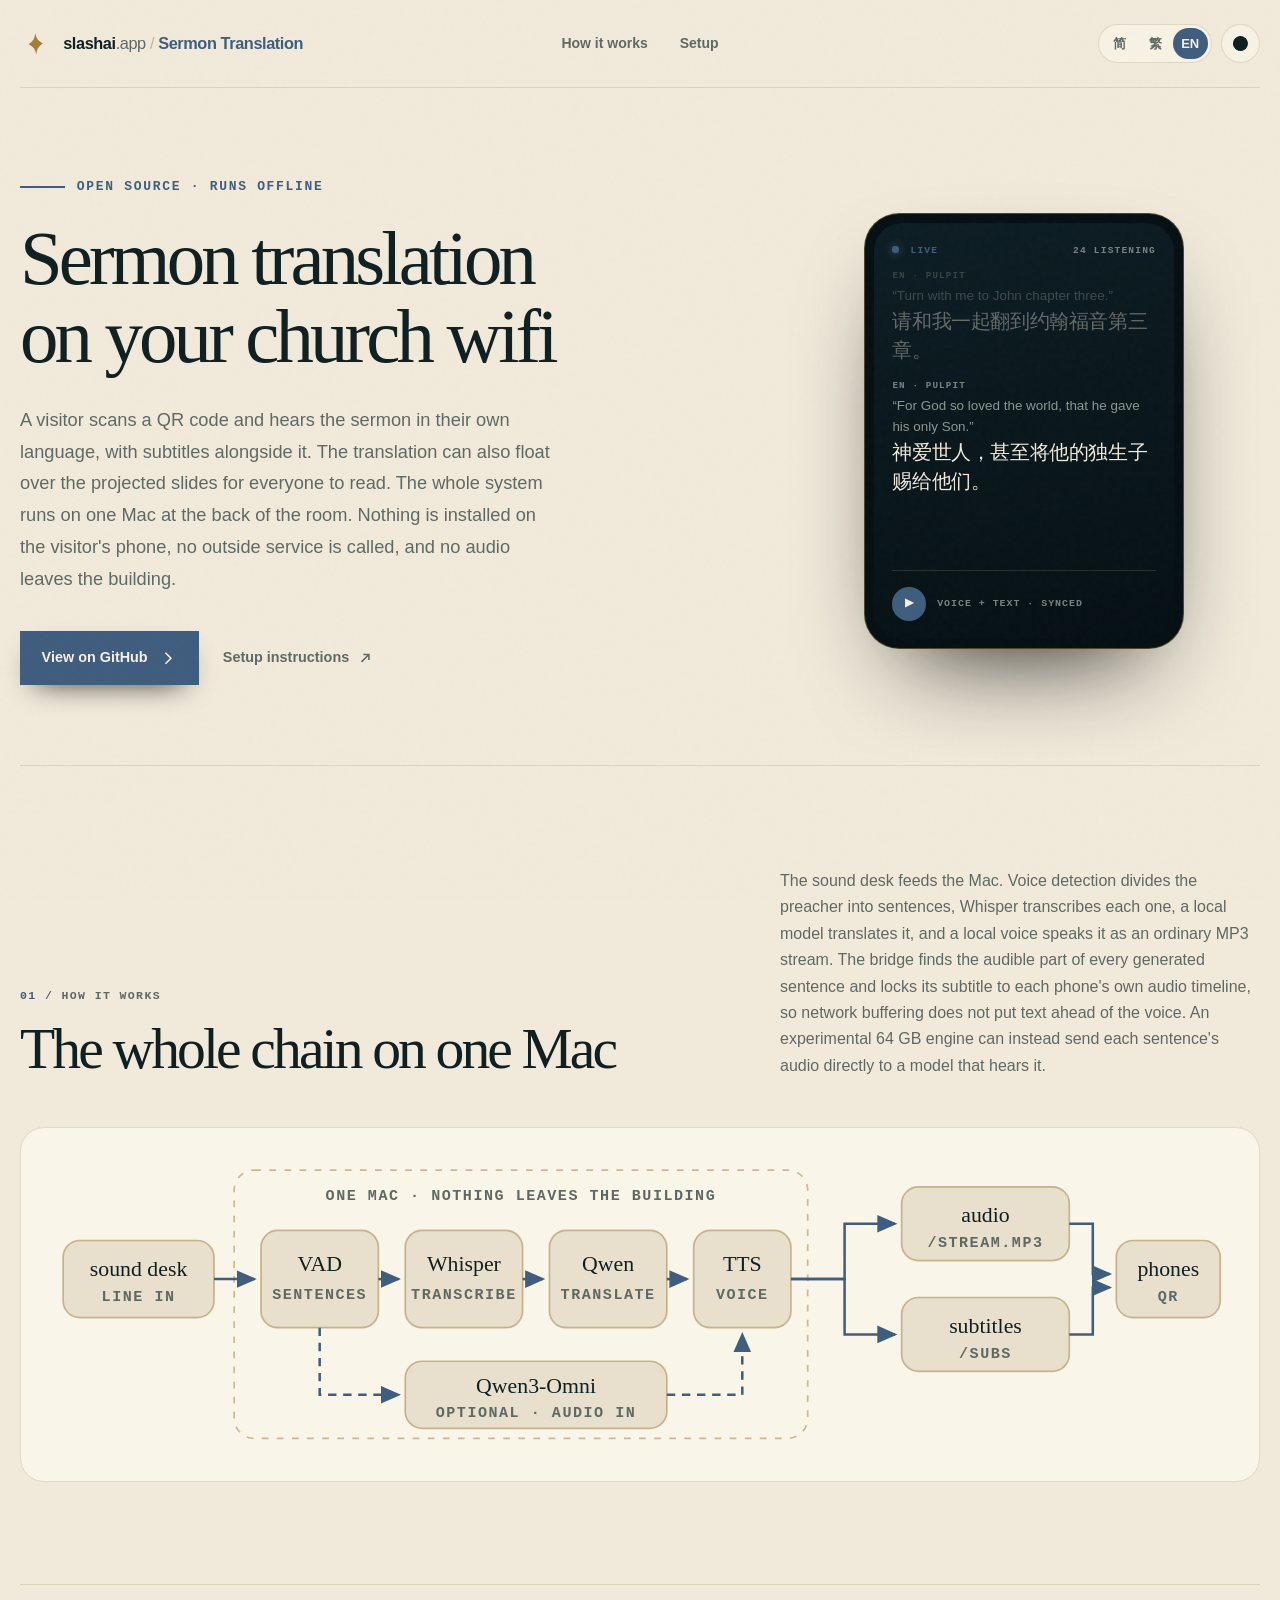
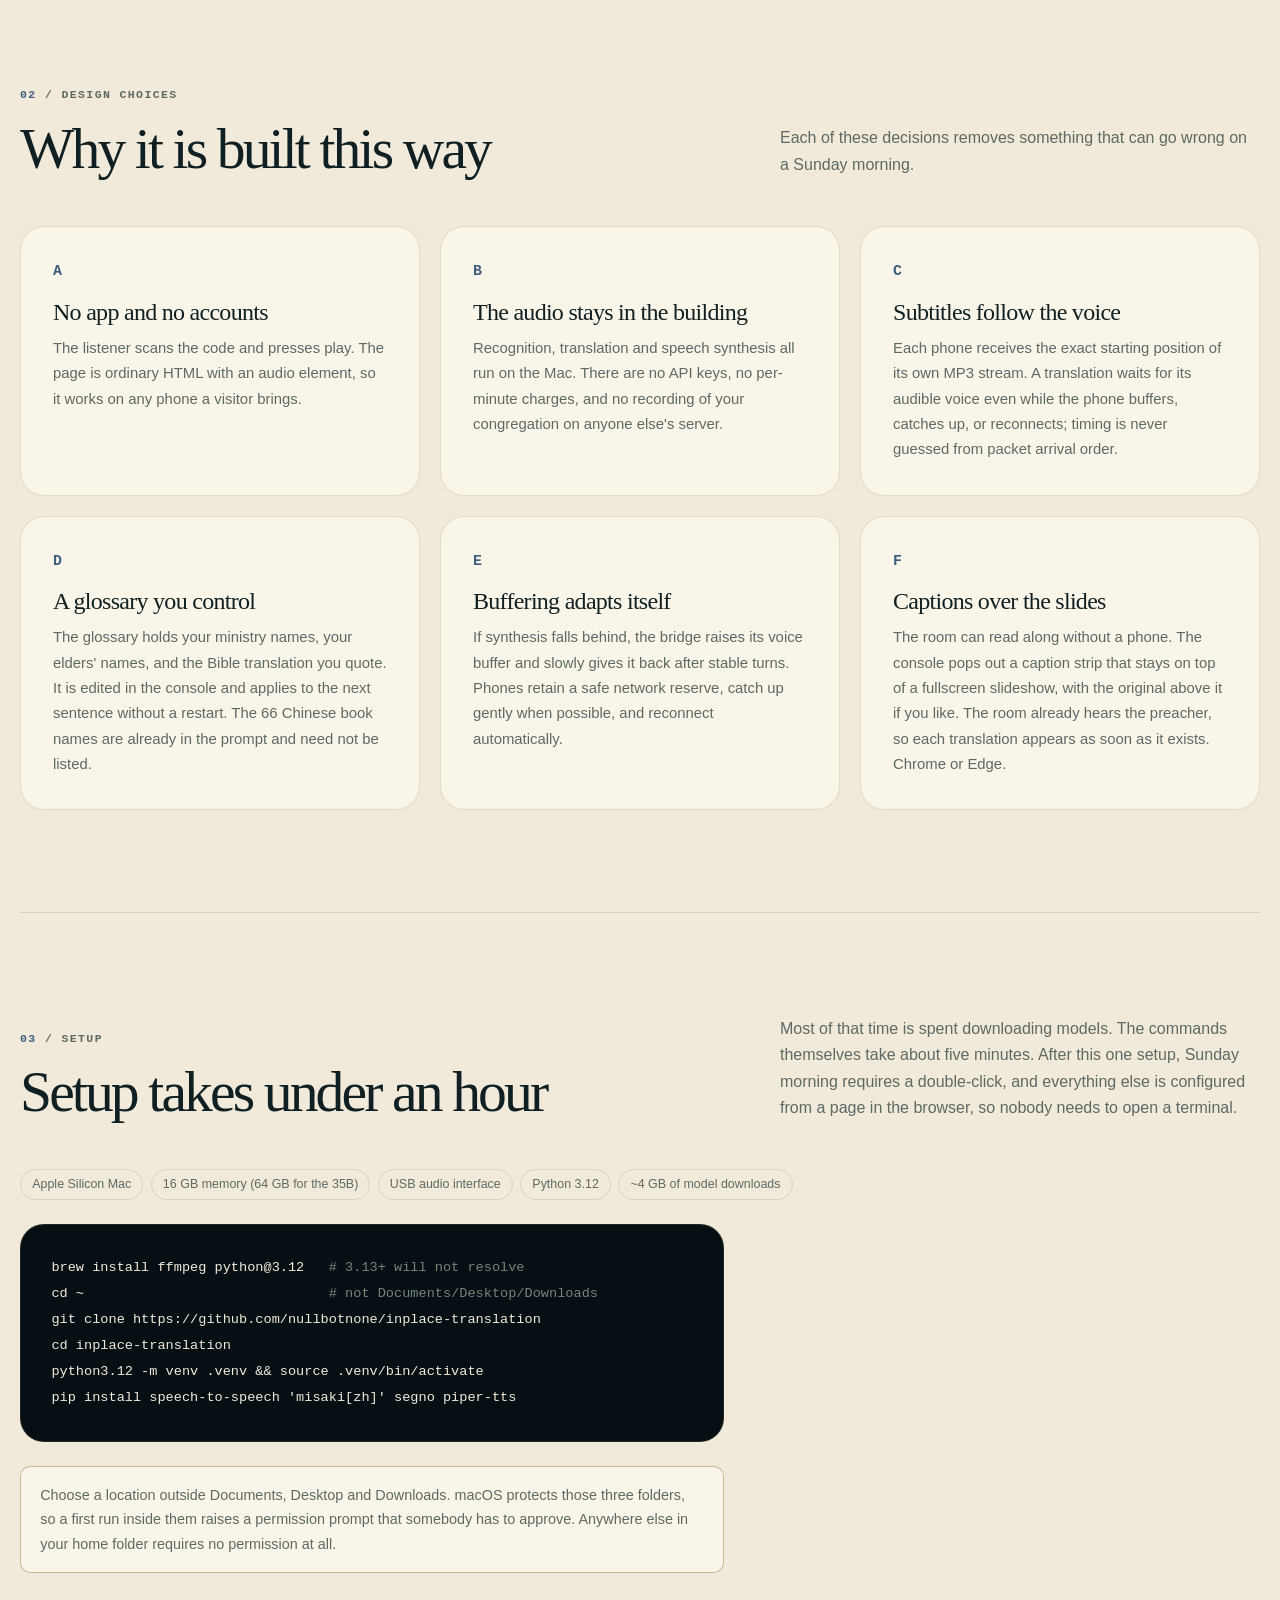
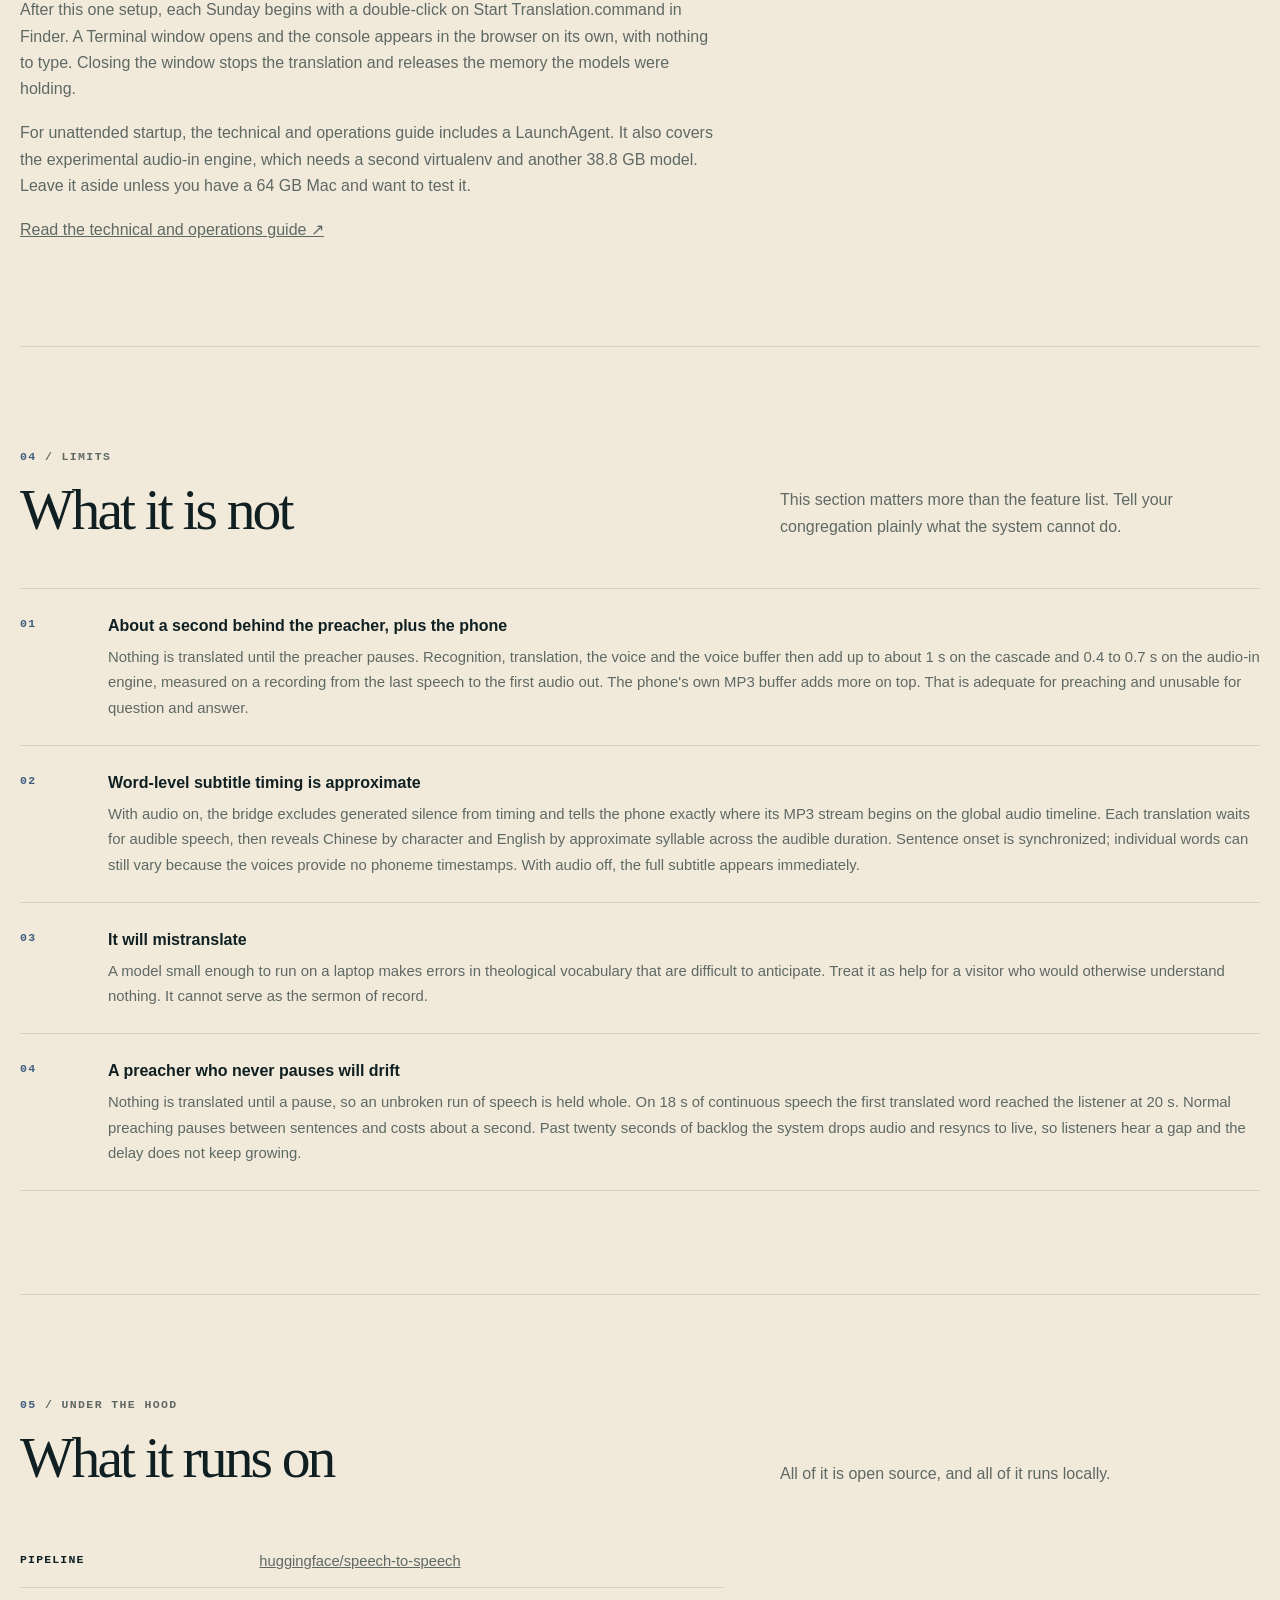
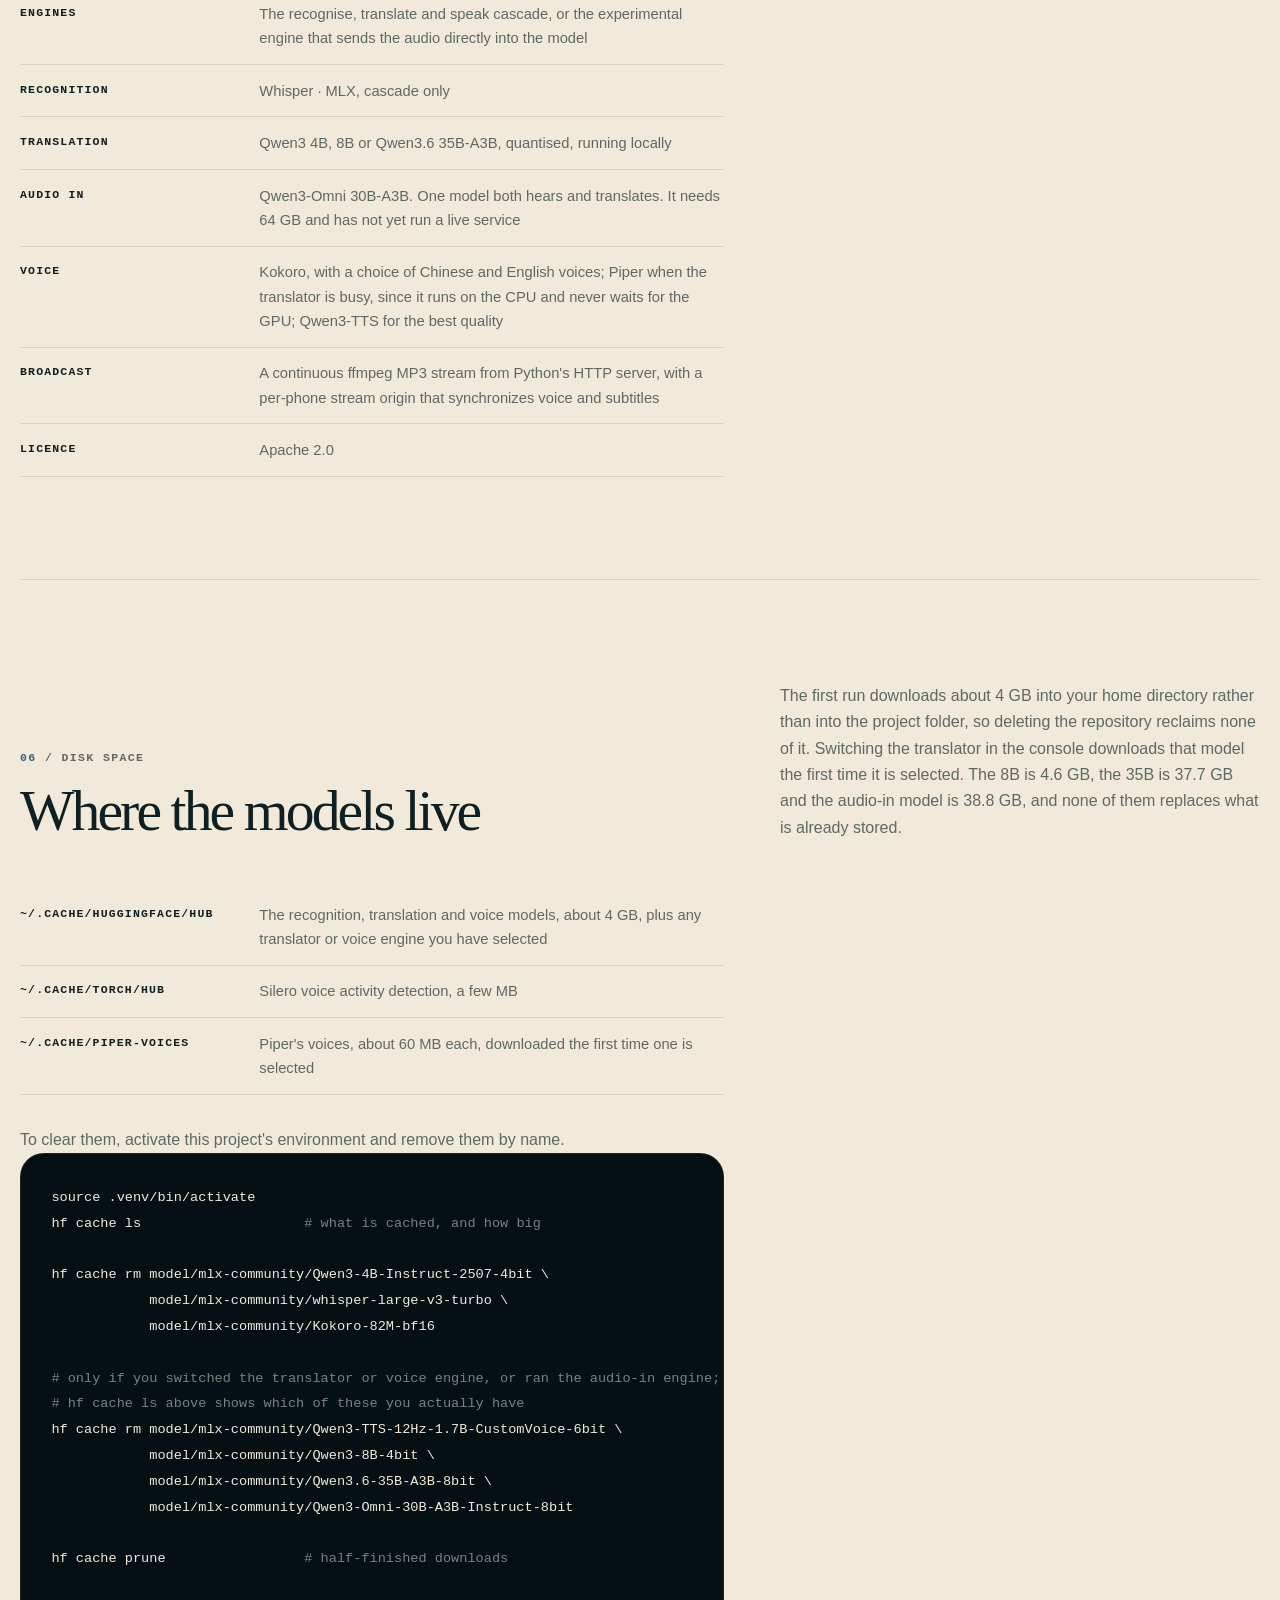
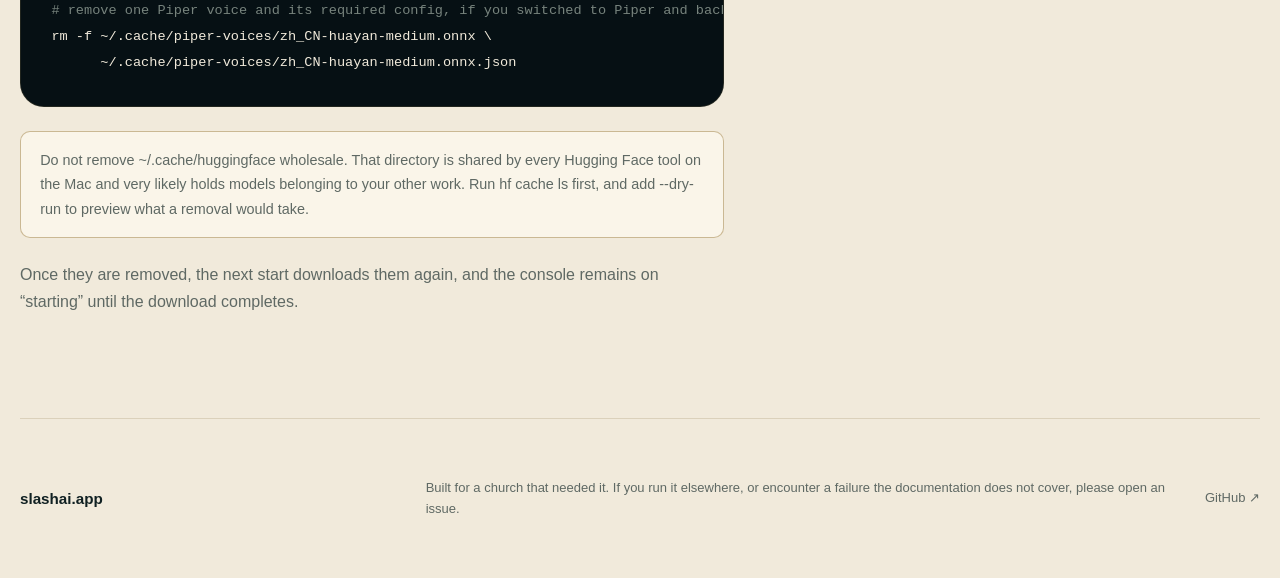
<file: docs/index.html>
<!doctype html>
<html lang="zh-CN" data-lang="zh">
<head>
<meta charset="utf-8" />
<meta name="viewport" content="width=device-width, initial-scale=1" />
<link rel="icon" href="favicon.svg" type="image/svg+xml" />
<meta name="theme-color" content="#071013" />
<title>讲道翻译｜slashai.app</title>
<meta name="description" content="在教会 Wi-Fi 上实时翻译讲道：英文 ↔ 中文，语音与字幕，全部在本地运行。" />
<meta property="og:type" content="website" />
<meta property="og:title" content="讲道翻译 · Sermon Translation" />
<meta property="og:description" content="访客扫码即可听到自己语言的讲道。无需安装 App，不经云端，声音不离开教会。" />
<meta property="og:url" content="https://slashai.app/inplace-translation/" />
<meta property="og:site_name" content="slashai.app" />
<link rel="stylesheet" href="styles.css" />
</head>
<body>
<a class="skip-link" href="#how">Skip to content</a>

<header class="topbar">
  <a class="brand" href="/" aria-label="slashai.app home">
    <span class="brand-mark" aria-hidden="true">
      <svg viewBox="0 0 32 32"><path d="M16 2.5c1.15 7.35 3.15 9.95 8.9 13.5-5.75 3.55-7.75 6.15-8.9 13.5-1.15-7.35-3.15-9.95-8.9-13.5 5.75-3.55 7.75-6.15 8.9-13.5Z" /></svg>
    </span>
    <span>slashai<span class="brand-dim">.app</span><span class="brand-sep"> / </span><span class="brand-here" data-zh="讲道翻译" data-tw="講道翻譯" data-en="Sermon Translation"></span></span>
  </a>
  <nav class="nav-links" aria-label="Primary">
    <a href="#how" data-zh="工作原理" data-tw="工作原理" data-en="How it works"></a>
    <a href="#setup" data-zh="安装" data-tw="安裝" data-en="Setup"></a>
  </nav>
  <div class="topbar-tools">
    <div class="seg" role="group" aria-label="Language" id="langseg">
      <button type="button" data-lang="zh">简</button>
      <button type="button" data-lang="tw">繁</button>
      <button type="button" data-lang="en">EN</button>
    </div>
    <button class="iconbtn" id="themebtn" type="button" title="Theme">
      <span class="theme-icon" aria-hidden="true"></span>
      <span class="sr-only" data-zh="切换主题" data-tw="切換主題" data-en="Switch theme"></span>
    </button>
  </div>
</header>

<main>
  <section class="hero">
    <div class="hero-copy">
      <div class="eyebrow">
        <span class="eyebrow-line" aria-hidden="true"></span>
        <span data-zh="开源 · 离线运行" data-tw="開源 · 離線運行" data-en="Open source · Runs offline"></span>
      </div>
      <h1 data-zh="教会 Wi-Fi 上的讲道翻译"
          data-tw="教會 Wi-Fi 上的講道翻譯"
          data-en="Sermon translation on your church wifi"></h1>
      <p class="hero-sub"
         data-zh="访客扫描二维码，即可听到自己语言的讲道，并同时看到实时字幕。译文也可以叠在投影片上，供全场阅读。整套系统运行在会堂后排的一台 Mac 上。访客的手机不需安装任何程序，过程中不调用外部服务，声音也不会离开教会。"
         data-tw="訪客掃描 QR Code，即可聽到自己語言的講道，並同時看到即時字幕。譯文也可以疊在投影片上，供全場閱讀。整套系統執行在會堂後排的一台 Mac 上。訪客的手機不需安裝任何程式，過程中不呼叫外部服務，聲音也不會離開教會。"
         data-en="A visitor scans a QR code and hears the sermon in their own language, with subtitles alongside it. The translation can also float over the projected slides for everyone to read. The whole system runs on one Mac at the back of the room. Nothing is installed on the visitor's phone, no outside service is called, and no audio leaves the building."></p>
      <div class="hero-actions">
        <a class="button" href="https://github.com/nullbotnone/inplace-translation" target="_blank" rel="noopener">
          <span data-zh="在 GitHub 上查看" data-tw="在 GitHub 上查看" data-en="View on GitHub"></span>
          <svg viewBox="0 0 20 20" aria-hidden="true"><path d="m7 4 6 6-6 6" /></svg>
        </a>
        <a class="text-link" href="#setup">
          <span data-zh="安装说明" data-tw="安裝說明" data-en="Setup instructions"></span>
          <svg viewBox="0 0 20 20" aria-hidden="true"><path d="M6 14 14 6M8 6h6v6" /></svg>
        </a>
      </div>
    </div>

    <div class="phone" aria-hidden="true">
      <div class="phone-screen">
        <div class="phone-top">
          <span class="live"><i></i> LIVE</span>
          <span>24 LISTENING</span>
        </div>

        <div class="sub past">
          <p class="sub-tag">EN · PULPIT</p>
          <p class="sub-src">“Turn with me to John chapter three.”</p>
          <p class="sub-out">请和我一起翻到约翰福音第三章。</p>
        </div>

        <div class="sub">
          <p class="sub-tag">EN · PULPIT</p>
          <p class="sub-src">“For God so loved the world, that he gave his only Son.”</p>
          <p class="sub-out">神爱世人，甚至将他的独生子赐给他们。</p>
        </div>

        <div class="phone-play">
          <span>▶</span><span>VOICE + TEXT · SYNCED</span>
        </div>
      </div>
    </div>
  </section>

  <section class="band" id="how">
    <div class="band-head">
      <div>
        <p class="kicker"><b>01</b> / <span data-zh="工作原理" data-tw="工作原理" data-en="How it works"></span></p>
        <h2 data-zh="整条流程都在一台 Mac 上" data-tw="整條流程都在一台 Mac 上" data-en="The whole chain on one Mac"></h2>
      </div>
      <p data-zh="音控台把讲员的声音送入 Mac。系统按句子切分，转写成文字，在本地翻译，再由本地语音读出，最后以普通 MP3 流广播到手机。系统会找出每句合成语音真正有声的部分，并把字幕锁定在每台手机自己的音频时间轴上，因此网络缓冲不会让文字跑到声音前面。另有实验引擎可将整句音频直接交给模型，需要 64 GB 内存。"
         data-tw="音控台把講員的聲音送入 Mac。系統按句子切分，轉寫成文字，在本地翻譯，再由本地語音讀出，最後以普通 MP3 串流廣播到手機。系統會找出每句合成語音真正有聲的部分，並把字幕鎖定在每台手機自己的音訊時間軸上，因此網路緩衝不會讓文字跑到聲音前面。另有實驗引擎可將整句音訊直接交給模型，需要 64 GB 記憶體。"
         data-en="The sound desk feeds the Mac. Voice detection divides the preacher into sentences, Whisper transcribes each one, a local model translates it, and a local voice speaks it as an ordinary MP3 stream. The bridge finds the audible part of every generated sentence and locks its subtitle to each phone's own audio timeline, so network buffering does not put text ahead of the voice. An experimental 64 GB engine can instead send each sentence's audio directly to a model that hears it."></p>
    </div>

    <div class="stage">
      <svg viewBox="0 0 700 172" role="img" aria-label="Audio from the sound desk passes through voice detection, transcription, translation and speech synthesis on one Mac, then out to phones as an MP3 stream and live subtitles. An optional second engine replaces the transcription and translation steps with a single model that hears the audio itself.">
        <defs>
          <marker id="ar" markerWidth="9" markerHeight="9" refX="7" refY="4.5" orient="auto">
            <path d="M0,1 L8,4.5 L0,8 z" fill="var(--accent)" />
          </marker>
          <style>
            /* Tokens, so the diagram follows the light/dark toggle. */
            .bx { fill: var(--surface-2); stroke: var(--line-strong); rx: 10 }
            .tx { fill: var(--ink); font: 500 13px var(--display); text-anchor: middle }
            .sb { fill: var(--ink-soft); font: 700 9px var(--mono);
                  letter-spacing: .1em; text-anchor: middle }
            .ln { stroke: var(--accent); stroke-width: 1.5; fill: none; marker-end: url(#ar) }
            .zone { fill: none; stroke: var(--line-strong); stroke-dasharray: 4 5; rx: 12 }
          </style>
        </defs>

        <rect class="zone" x="108" y="6" width="342" height="160" />
        <text class="sb" x="279" y="24">ONE MAC · NOTHING LEAVES THE BUILDING</text>

        <rect class="bx" x="6" y="48" width="90" height="46" />
        <text class="tx" x="51" y="69">sound desk</text><text class="sb" x="51" y="84">LINE IN</text>

        <rect class="bx" x="124" y="42" width="70" height="58" />
        <text class="tx" x="159" y="66">VAD</text><text class="sb" x="159" y="83">SENTENCES</text>

        <rect class="bx" x="210" y="42" width="70" height="58" />
        <text class="tx" x="245" y="66">Whisper</text><text class="sb" x="245" y="83">TRANSCRIBE</text>

        <rect class="bx" x="296" y="42" width="70" height="58" />
        <text class="tx" x="331" y="66">Qwen</text><text class="sb" x="331" y="83">TRANSLATE</text>

        <rect class="bx" x="382" y="42" width="58" height="58" />
        <text class="tx" x="411" y="66">TTS</text><text class="sb" x="411" y="83">VOICE</text>

        <rect class="bx" x="506" y="16" width="100" height="44" />
        <text class="tx" x="556" y="37">audio</text><text class="sb" x="556" y="52">/STREAM.MP3</text>

        <rect class="bx" x="506" y="82" width="100" height="44" />
        <text class="tx" x="556" y="103">subtitles</text><text class="sb" x="556" y="118">/SUBS</text>

        <rect class="bx" x="634" y="48" width="62" height="46" />
        <text class="tx" x="665" y="69">phones</text><text class="sb" x="665" y="84">QR</text>

        <rect class="bx" x="210" y="120" width="156" height="40" />
        <text class="tx" x="288" y="139">Qwen3-Omni</text><text class="sb" x="288" y="153">OPTIONAL · AUDIO IN</text>

        <path class="ln" d="M96,71 H120" />
        <path class="ln" d="M194,71 H206" />
        <path class="ln" d="M280,71 H292" />
        <path class="ln" d="M366,71 H378" />
        <path class="ln" d="M440,71 H472 V38 H502" />
        <path class="ln" d="M440,71 H472 V104 H502" />
        <path class="ln" d="M606,38 H620 V68 H630" />
        <path class="ln" d="M606,104 H620 V76 H630" />

        <path class="ln" stroke-dasharray="5 4" d="M159,100 V140 H206" />
        <path class="ln" stroke-dasharray="5 4" d="M366,140 H411 V104" />
      </svg>
    </div>
  </section>

  <section class="band">
    <div class="band-head">
      <div>
        <p class="kicker"><b>02</b> / <span data-zh="设计取舍" data-tw="設計取捨" data-en="Design choices"></span></p>
        <h2 data-zh="为什么这样设计" data-tw="為什麼這樣設計" data-en="Why it is built this way"></h2>
      </div>
      <p data-zh="每一项决定都是为了减少主日早上可能出错的环节。"
         data-tw="每一項決定都是為了減少主日早上可能出錯的環節。"
         data-en="Each of these decisions removes something that can go wrong on a Sunday morning."></p>
    </div>

    <div class="features">
      <div class="feature">
        <p class="kicker">A</p>
        <h3 data-zh="无需安装 App" data-tw="無需安裝 App" data-en="No app and no accounts"></h3>
        <p data-zh="听众扫码后按下播放。页面只是普通网页加一个音频元素，访客带来的任何手机都能使用。"
           data-tw="聽眾掃碼後按下播放。頁面只是普通網頁加一個音訊元素，訪客帶來的任何手機都能使用。"
           data-en="The listener scans the code and presses play. The page is ordinary HTML with an audio element, so it works on any phone a visitor brings."></p>
      </div>
      <div class="feature">
        <p class="kicker">B</p>
        <h3 data-zh="声音不离开教会" data-tw="聲音不離開教會" data-en="The audio stays in the building"></h3>
        <p data-zh="识别、翻译与语音合成都在这台 Mac 上运行。不需要 API key，没有按分钟计费，也不会有会众的录音留在别人的服务器上。"
           data-tw="辨識、翻譯與語音合成都在這台 Mac 上執行。不需要 API key，沒有按分鐘計費，也不會有會眾的錄音留在別人的伺服器上。"
           data-en="Recognition, translation and speech synthesis all run on the Mac. There are no API keys, no per-minute charges, and no recording of your congregation on anyone else's server."></p>
      </div>
      <div class="feature">
        <p class="kicker">C</p>
        <h3 data-zh="字幕跟随语音" data-tw="字幕跟隨語音" data-en="Subtitles follow the voice"></h3>
        <p data-zh="每台手机都会收到自己这条 MP3 流的准确起点。译文等到对应语音真正开始才出现，即使手机正在缓冲、追赶直播或重新连接，也不会按网络包到达的先后顺序猜测时间。"
           data-tw="每台手機都會收到自己這條 MP3 串流的準確起點。譯文等到對應語音真正開始才出現，即使手機正在緩衝、追趕直播或重新連線，也不會按網路封包抵達的先後順序猜測時間。"
           data-en="Each phone receives the exact starting position of its own MP3 stream. A translation waits for its audible voice even while the phone buffers, catches up, or reconnects; timing is never guessed from packet arrival order."></p>
      </div>
      <div class="feature">
        <p class="kicker">D</p>
        <h3 data-zh="由你维护的词表" data-tw="由你維護的詞表" data-en="A glossary you control"></h3>
        <p data-zh="词表里写你们的事工名称、长老姓名，以及你们引用的圣经译本。它在控制台中编辑，下一句即生效，无需重启。和合本 66 卷书名已包含在提示词中，不必另行列出。"
           data-tw="詞表裡寫你們的事工名稱、長老姓名，以及你們引用的聖經譯本。它在控制台中編輯，下一句即生效，無需重啟。和合本 66 卷書名已包含在提示詞中，不必另行列出。"
           data-en="The glossary holds your ministry names, your elders' names, and the Bible translation you quote. It is edited in the console and applies to the next sentence without a restart. The 66 Chinese book names are already in the prompt and need not be listed."></p>
      </div>
      <div class="feature">
        <p class="kicker">E</p>
        <h3 data-zh="缓冲会自行调整" data-tw="緩衝會自行調整" data-en="Buffering adapts itself"></h3>
        <p data-zh="若语音生成一时跟不上，桥接程序会自动增加语音缓冲，稳定后再缓慢减少。手机保留安全的网络缓冲，必要时轻微加速追赶直播，断线后也会自动重连。"
           data-tw="若語音產生一時跟不上，橋接程式會自動增加語音緩衝，穩定後再緩慢減少。手機保留安全的網路緩衝，必要時輕微加速追趕直播，斷線後也會自動重連。"
           data-en="If synthesis falls behind, the bridge raises its voice buffer and slowly gives it back after stable turns. Phones retain a safe network reserve, catch up gently when possible, and reconnect automatically."></p>
      </div>
      <div class="feature">
        <p class="kicker">F</p>
        <h3 data-zh="投影字幕" data-tw="投影字幕" data-en="Captions over the slides"></h3>
        <p data-zh="不用手机也能看到译文。控制台可弹出一条置顶字幕窗，叠在全屏投影片上方，也可附上原文。会众听的是讲员本人，所以译文一产生就显示。需使用 Chrome 或 Edge。"
           data-tw="不用手機也能看到譯文。控制台可彈出一條置頂字幕視窗，疊在全螢幕投影片上方，也可附上原文。會眾聽的是講員本人，所以譯文一產生就顯示。需使用 Chrome 或 Edge。"
           data-en="The room can read along without a phone. The console pops out a caption strip that stays on top of a fullscreen slideshow, with the original above it if you like. The room already hears the preacher, so each translation appears as soon as it exists. Chrome or Edge."></p>
      </div>
    </div>
  </section>

  <section class="band" id="setup">
    <div class="band-head">
      <div>
        <p class="kicker"><b>03</b> / <span data-zh="安装" data-tw="安裝" data-en="Setup"></span></p>
        <h2 data-zh="一小时内完成安装" data-tw="一小時內完成安裝" data-en="Setup takes under an hour"></h2>
      </div>
      <p data-zh="其中大部分时间用于下载模型，需要输入的命令约五分钟即可完成。安装一次之后，主日早上只需双击启动，其余设置都在浏览器页面中完成，不需要任何人打开终端。"
         data-tw="其中大部分時間用於下載模型，需要輸入的命令約五分鐘即可完成。安裝一次之後，主日早上只需雙擊啟動，其餘設定都在瀏覽器頁面中完成，不需要任何人打開終端機。"
         data-en="Most of that time is spent downloading models. The commands themselves take about five minutes. After this one setup, Sunday morning requires a double-click, and everything else is configured from a page in the browser, so nobody needs to open a terminal."></p>
    </div>

    <ul class="req">
      <li data-zh="Apple Silicon Mac" data-tw="Apple Silicon Mac" data-en="Apple Silicon Mac"></li>
      <li data-zh="16 GB 内存（35B 要 64 GB）" data-tw="16 GB 記憶體（35B 要 64 GB）" data-en="16 GB memory (64 GB for the 35B)"></li>
      <li data-zh="USB 音频接口" data-tw="USB 音訊介面" data-en="USB audio interface"></li>
      <li data-zh="Python 3.12" data-tw="Python 3.12" data-en="Python 3.12"></li>
      <li data-zh="约 4 GB 模型下载" data-tw="約 4 GB 模型下載" data-en="~4 GB of model downloads"></li>
    </ul>

<pre><code>brew install ffmpeg python@3.12   <span class="c"># 3.13+ will not resolve</span>
cd ~                              <span class="c"># not Documents/Desktop/Downloads</span>
git clone https://github.com/nullbotnone/inplace-translation
cd inplace-translation
python3.12 -m venv .venv &amp;&amp; source .venv/bin/activate
pip install speech-to-speech 'misaki[zh]' segno piper-tts</code></pre>

    <p class="warn-note"
       data-zh="请把项目放在「文稿」「桌面」「下载」之外的位置。macOS 对这三个文件夹另有保护，在其中首次运行会弹出授权提示，需要有人确认。放在个人文件夹的其他位置则完全不需要授权。"
       data-tw="請把專案放在「文件」「桌面」「下載」之外的位置。macOS 對這三個資料夾另有保護，在其中首次執行會跳出授權提示，需要有人確認。放在個人資料夾的其他位置則完全不需要授權。"
       data-en="Choose a location outside Documents, Desktop and Downloads. macOS protects those three folders, so a first run inside them raises a permission prompt that somebody has to approve. Anywhere else in your home folder requires no permission at all."></p>

    <p class="prose lead-in"
       data-zh="安装完成后，此后每个主日只需在访达中双击 Start Translation.command。终端窗口会打开，控制台自行在浏览器中出现，不必再输入任何命令。关闭窗口即停止翻译，模型占用的内存也随之释放。"
       data-tw="安裝完成後，此後每個主日只需在 Finder 中雙擊 Start Translation.command。終端機視窗會打開，控制台自行在瀏覽器中出現，不必再輸入任何命令。關閉視窗即停止翻譯，模型佔用的記憶體也隨之釋放。"
       data-en="After this one setup, each Sunday begins with a double-click on Start Translation.command in Finder. A Terminal window opens and the console appears in the browser on its own, with nothing to type. Closing the window stops the translation and releases the memory the models were holding."></p>

    <p class="prose"
       data-zh="若希望系统登录后自行启动，技术与运维指南中提供了 LaunchAgent。该指南也记录了实验性的音频直入引擎；它需要另建虚拟环境并再下载 38.8 GB 模型。除非你有 64 GB 的 Mac 并打算测试，否则可以暂不安装。"
       data-tw="若希望系統登入後自行啟動，技術與維運指南中提供了 LaunchAgent。該指南也記錄了實驗性的音訊直入引擎；它需要另建虛擬環境並再下載 38.8 GB 模型。除非你有 64 GB 的 Mac 並打算測試，否則可以暫不安裝。"
       data-en="For unattended startup, the technical and operations guide includes a LaunchAgent. It also covers the experimental audio-in engine, which needs a second virtualenv and another 38.8 GB model. Leave it aside unless you have a 64 GB Mac and want to test it."></p>
    <p class="prose"><a href="https://github.com/nullbotnone/inplace-translation/blob/main/TECHNICAL_GUIDE.md" target="_blank" rel="noopener"
       data-zh="阅读技术与运维指南 ↗" data-tw="閱讀技術與維運指南 ↗" data-en="Read the technical and operations guide ↗"></a></p>
  </section>

  <section class="band">
    <div class="band-head">
      <div>
        <p class="kicker"><b>04</b> / <span data-zh="限制" data-tw="限制" data-en="Limits"></span></p>
        <h2 data-zh="它做不到的事" data-tw="它做不到的事" data-en="What it is not"></h2>
      </div>
      <p data-zh="这一节比功能列表更重要。请如实告知会众系统的局限。"
         data-tw="這一節比功能列表更重要。請如實告知會眾系統的侷限。"
         data-en="This section matters more than the feature list. Tell your congregation plainly what the system cannot do."></p>
    </div>

    <ul class="limits">
      <li>
        <span class="kicker">01</span>
        <div>
          <b data-zh="比讲员慢约一秒，再加上手机的延迟" data-tw="比講員慢約一秒，再加上手機的延遲" data-en="About a second behind the preacher, plus the phone"></b>
          <p data-zh="讲员停顿之前不会开始翻译。此后识别、翻译、语音合成与语音缓冲逐层累加。在录音上测得，从最后一个字到第一声译出的语音，级联约一秒，音频直入引擎为 0.4 至 0.7 秒。手机自身的 MP3 缓冲还要另外计入。用于讲道足够，用于问答则不可行。"
             data-tw="講員停頓之前不會開始翻譯。此後辨識、翻譯、語音合成與語音緩衝逐層累加。在錄音上測得，從最後一個字到第一聲譯出的語音，級聯約一秒，音訊直入引擎為 0.4 至 0.7 秒。手機自身的 MP3 緩衝還要另外計入。用於講道足夠，用於問答則不可行。"
             data-en="Nothing is translated until the preacher pauses. Recognition, translation, the voice and the voice buffer then add up to about 1 s on the cascade and 0.4 to 0.7 s on the audio-in engine, measured on a recording from the last speech to the first audio out. The phone's own MP3 buffer adds more on top. That is adequate for preaching and unusable for question and answer."></p>
        </div>
      </li>
      <li>
        <span class="kicker">02</span>
        <div>
          <b data-zh="逐字字幕时间是近似值" data-tw="逐字字幕時間是近似值" data-en="Word-level subtitle timing is approximate"></b>
          <p data-zh="开启音频后，桥接程序会从计时中排除合成语音开头与结尾的静音，并告诉手机其 MP3 流在全局音频时间轴上的准确起点。每条译文会等到可听见的语音开始，再按实际有声时长逐步显示：中文按字，英文按近似音节。这不是音素级时间戳，因此句子起点会同步，个别词仍可能略早或略晚。关闭音频时，字幕会立即完整显示。"
             data-tw="開啟音訊後，橋接程式會從計時中排除合成語音開頭與結尾的靜音，並告訴手機其 MP3 串流在全域音訊時間軸上的準確起點。每條譯文會等到可聽見的語音開始，再按實際有聲時長逐步顯示：中文按字，英文按近似音節。這不是音素級時間戳，因此句子起點會同步，個別詞仍可能略早或略晚。關閉音訊時，字幕會立即完整顯示。"
             data-en="With audio on, the bridge excludes generated silence from timing and tells the phone exactly where its MP3 stream begins on the global audio timeline. Each translation waits for audible speech, then reveals Chinese by character and English by approximate syllable across the audible duration. Sentence onset is synchronized; individual words can still vary because the voices provide no phoneme timestamps. With audio off, the full subtitle appears immediately."></p>
        </div>
      </li>
      <li>
        <span class="kicker">03</span>
        <div>
          <b data-zh="它会翻错" data-tw="它會翻錯" data-en="It will mistranslate"></b>
          <p data-zh="小到能在笔记本电脑上运行的模型，在神学词汇上会出现难以预料的错误。它是给原本完全听不懂的访客的帮助，不能当作讲道的正式记录。"
             data-tw="小到能在筆記型電腦上執行的模型，在神學詞彙上會出現難以預料的錯誤。它是給原本完全聽不懂的訪客的幫助，不能當作講道的正式記錄。"
             data-en="A model small enough to run on a laptop makes errors in theological vocabulary that are difficult to anticipate. Treat it as help for a visitor who would otherwise understand nothing. It cannot serve as the sermon of record."></p>
        </div>
      </li>
      <li>
        <span class="kicker">04</span>
        <div>
          <b data-zh="讲员不停顿就会越拖越远" data-tw="講員不停頓就會越拖越遠" data-en="A preacher who never pauses will drift"></b>
          <p data-zh="没有停顿就不会开始翻译，一整段连续的讲话会被整块保留。在 18 秒不间断的讲话上测得，第一个译出的词到第 20 秒才传到听众。正常讲道会在句子之间停顿，代价约为一秒。积压超过二十秒时，系统会丢弃音频并重新同步到现场，听众听到的是一处断口，延迟不会持续累积。"
             data-tw="沒有停頓就不會開始翻譯，一整段連續的講話會被整塊保留。在 18 秒不間斷的講話上測得，第一個譯出的詞到第 20 秒才傳到聽眾。正常講道會在句子之間停頓，代價約為一秒。積壓超過二十秒時，系統會丟棄音訊並重新同步到現場，聽眾聽到的是一處斷口，延遲不會持續累積。"
             data-en="Nothing is translated until a pause, so an unbroken run of speech is held whole. On 18 s of continuous speech the first translated word reached the listener at 20 s. Normal preaching pauses between sentences and costs about a second. Past twenty seconds of backlog the system drops audio and resyncs to live, so listeners hear a gap and the delay does not keep growing."></p>
        </div>
      </li>
    </ul>
  </section>

  <section class="band">
    <div class="band-head">
      <div>
        <p class="kicker"><b>05</b> / <span data-zh="技术细节" data-tw="技術細節" data-en="Under the hood"></span></p>
        <h2 data-zh="用了什么" data-tw="用了什麼" data-en="What it runs on"></h2>
      </div>
      <p data-zh="全部开源，全部在本地运行。"
         data-tw="全部開源，全部在本地執行。"
         data-en="All of it is open source, and all of it runs locally."></p>
    </div>

    <table class="spec">
      <tr><td>Pipeline</td><td><a href="https://github.com/huggingface/speech-to-speech" target="_blank" rel="noopener">huggingface/speech-to-speech</a></td></tr>
      <tr><td data-zh="引擎" data-tw="引擎" data-en="Engines"></td><td data-zh="「识别 → 翻译 → 朗读」的级联，或将音频直接送入模型的实验引擎" data-tw="「辨識 → 翻譯 → 朗讀」的級聯，或將音訊直接送入模型的實驗引擎" data-en="The recognise, translate and speak cascade, or the experimental engine that sends the audio directly into the model"></td></tr>
      <tr><td data-zh="语音识别" data-tw="語音辨識" data-en="Recognition"></td><td data-zh="Whisper · MLX，仅级联" data-tw="Whisper · MLX，僅級聯" data-en="Whisper · MLX, cascade only"></td></tr>
      <tr><td data-zh="翻译" data-tw="翻譯" data-en="Translation"></td><td data-zh="Qwen3 4B、8B 或 Qwen3.6 35B-A3B，量化，本地运行" data-tw="Qwen3 4B、8B 或 Qwen3.6 35B-A3B，量化，本地執行" data-en="Qwen3 4B, 8B or Qwen3.6 35B-A3B, quantised, running locally"></td></tr>
      <tr><td data-zh="音频直入" data-tw="音訊直入" data-en="Audio in"></td><td data-zh="Qwen3-Omni 30B-A3B，由一个模型同时听取与翻译；需要 64 GB，尚未在真实聚会中使用过" data-tw="Qwen3-Omni 30B-A3B，由一個模型同時聽取與翻譯；需要 64 GB，尚未在真實聚會中使用過" data-en="Qwen3-Omni 30B-A3B. One model both hears and translates. It needs 64 GB and has not yet run a live service"></td></tr>
      <tr><td data-zh="语音合成" data-tw="語音合成" data-en="Voice"></td><td data-zh="Kokoro，中英文各有多种声音；翻译繁忙时可改用 Piper，它在 CPU 上运行，不与翻译抢 GPU；需要更佳音质时改用 Qwen3-TTS" data-tw="Kokoro，中英文各有多種聲音；翻譯繁忙時可改用 Piper，它在 CPU 上執行，不與翻譯搶 GPU；需要更佳音質時改用 Qwen3-TTS" data-en="Kokoro, with a choice of Chinese and English voices; Piper when the translator is busy, since it runs on the CPU and never waits for the GPU; Qwen3-TTS for the best quality"></td></tr>
      <tr><td data-zh="广播" data-tw="廣播" data-en="Broadcast"></td><td data-zh="ffmpeg 转成连续 MP3，由 Python HTTP 服务器分发；每台手机另获其流起点，以同步语音与字幕" data-tw="ffmpeg 轉成連續 MP3，由 Python HTTP 伺服器分發；每台手機另獲其串流起點，以同步語音與字幕" data-en="A continuous ffmpeg MP3 stream from Python's HTTP server, with a per-phone stream origin that synchronizes voice and subtitles"></td></tr>
      <tr><td data-zh="授权" data-tw="授權" data-en="Licence"></td><td>Apache 2.0</td></tr>
    </table>
  </section>

  <section class="band" id="disk">
    <div class="band-head">
      <div>
        <p class="kicker"><b>06</b> / <span data-zh="磁盘空间" data-tw="磁碟空間" data-en="Disk space"></span></p>
        <h2 data-zh="模型存在哪里" data-tw="模型存在哪裡" data-en="Where the models live"></h2>
      </div>
      <p data-zh="第一次运行会下载约 4 GB，存放在用户目录而非项目文件夹，因此删除仓库并不会释放这些空间。在控制台中更换翻译模型时，首次选择也会下载该模型。8B 为 4.6 GB，35B 为 37.7 GB，音频直入的模型为 38.8 GB，且都不会替换已有的模型。"
         data-tw="第一次執行會下載約 4 GB，存放在使用者目錄而非專案資料夾，因此刪除倉庫並不會釋放這些空間。在控制台中更換翻譯模型時，首次選擇也會下載該模型。8B 為 4.6 GB，35B 為 37.7 GB，音訊直入的模型為 38.8 GB，且都不會替換已有的模型。"
         data-en="The first run downloads about 4 GB into your home directory rather than into the project folder, so deleting the repository reclaims none of it. Switching the translator in the console downloads that model the first time it is selected. The 8B is 4.6 GB, the 35B is 37.7 GB and the audio-in model is 38.8 GB, and none of them replaces what is already stored."></p>
    </div>

    <table class="spec">
      <tr><td>~/.cache/huggingface/hub</td>
          <td data-zh="识别、翻译与语音模型，约 4 GB，以及你另行选用的翻译模型或语音引擎"
              data-tw="辨識、翻譯與語音模型，約 4 GB，以及你另行選用的翻譯模型或語音引擎"
              data-en="The recognition, translation and voice models, about 4 GB, plus any translator or voice engine you have selected"></td></tr>
      <tr><td>~/.cache/torch/hub</td>
          <td data-zh="Silero 语音活动检测，数 MB"
              data-tw="Silero 語音活動偵測，數 MB"
              data-en="Silero voice activity detection, a few MB"></td></tr>
      <tr><td>~/.cache/piper-voices</td>
          <td data-zh="Piper 的声音，每个约 60 MB，首次选用时下载"
              data-tw="Piper 的聲音，每個約 60 MB，首次選用時下載"
              data-en="Piper's voices, about 60 MB each, downloaded the first time one is selected"></td></tr>
    </table>

    <p class="prose lead-in"
       data-zh="要清除它们，请先激活本项目的环境，再按名称逐个删除。"
       data-tw="要清除它們，請先啟用本專案的環境，再按名稱逐個刪除。"
       data-en="To clear them, activate this project's environment and remove them by name."></p>

<pre><code>source .venv/bin/activate
hf cache ls                    <span class="c"># what is cached, and how big</span>

hf cache rm model/mlx-community/Qwen3-4B-Instruct-2507-4bit \
            model/mlx-community/whisper-large-v3-turbo \
            model/mlx-community/Kokoro-82M-bf16

<span class="c"># only if you switched the translator or voice engine, or ran the audio-in engine;
# hf cache ls above shows which of these you actually have</span>
hf cache rm model/mlx-community/Qwen3-TTS-12Hz-1.7B-CustomVoice-6bit \
            model/mlx-community/Qwen3-8B-4bit \
            model/mlx-community/Qwen3.6-35B-A3B-8bit \
            model/mlx-community/Qwen3-Omni-30B-A3B-Instruct-8bit

hf cache prune                 <span class="c"># half-finished downloads</span>

<span class="c"># remove one Piper voice and its required config, if you switched to Piper and back</span>
rm -f ~/.cache/piper-voices/zh_CN-huayan-medium.onnx \
      ~/.cache/piper-voices/zh_CN-huayan-medium.onnx.json</code></pre>

    <p class="warn-note"
       data-zh="请勿直接删除整个 ~/.cache/huggingface。这台 Mac 上所有 Hugging Face 工具共用该目录，其中很可能还有你其他工作的模型。请先运行 hf cache ls 查看，并可加上 --dry-run 预览将要删除的内容。"
       data-tw="請勿直接刪除整個 ~/.cache/huggingface。這台 Mac 上所有 Hugging Face 工具共用該目錄，其中很可能還有你其他工作的模型。請先執行 hf cache ls 查看，並可加上 --dry-run 預覽將要刪除的內容。"
       data-en="Do not remove ~/.cache/huggingface wholesale. That directory is shared by every Hugging Face tool on the Mac and very likely holds models belonging to your other work. Run hf cache ls first, and add --dry-run to preview what a removal would take."></p>

    <p class="prose"
       data-zh="删除之后，下次启动会重新下载，在下载完成之前控制台会一直显示“启动中”。"
       data-tw="刪除之後，下次啟動會重新下載，在下載完成之前控制台會一直顯示「啟動中」。"
       data-en="Once they are removed, the next start downloads them again, and the console remains on “starting” until the download completes."></p>
  </section>

</main>

<footer>
  <a class="footer-brand" href="/">slashai.app</a>
  <p data-zh="为一间确实需要它的教会而建。如果你在别处使用，或遇到文档未涵盖的故障，欢迎提交 issue。"
     data-tw="為一間確實需要它的教會而建。如果你在別處使用，或遇到文件未涵蓋的故障，歡迎提交 issue。"
     data-en="Built for a church that needed it. If you run it elsewhere, or encounter a failure the documentation does not cover, please open an issue."></p>
  <p class="foot-links"><a href="https://github.com/nullbotnone/inplace-translation" target="_blank" rel="noopener">GitHub ↗</a></p>
</footer>

<script>
  /* Mirrors the storage contract in the main site's app.js so a visitor's
     language and theme carry across slashai.app pages. */
  const LANGS = ["zh", "tw", "en"];
  const HTML_LANG = { zh: "zh-CN", tw: "zh-TW", en: "en" };
  const TITLE = { zh: "讲道翻译｜slashai.app", tw: "講道翻譯｜slashai.app", en: "Sermon Translation | slashai.app" };
  const store = {
    get(key, fallback) {
      try { const v = localStorage.getItem("slashai." + key); return v === null ? fallback : JSON.parse(v); }
      catch (_) { return fallback; }
    },
    set(key, value) {
      try { localStorage.setItem("slashai." + key, JSON.stringify(value)); } catch (_) { /* private mode */ }
    },
  };

  let lang = (() => {
    const saved = store.get("lang", null);
    if (LANGS.includes(saved)) return saved;
    const nav = (navigator.language || "en").toLowerCase();
    if (nav.startsWith("zh")) return /hant|tw|hk|mo/.test(nav) ? "tw" : "zh";
    return "en";
  })();
  let theme = store.get("theme", "auto");

  function applyLang() {
    document.documentElement.lang = HTML_LANG[lang];
    document.title = TITLE[lang];
    document.documentElement.dataset.lang = lang;
    document.querySelectorAll("[data-en]").forEach((el) => {
      el.textContent = el.dataset[lang] || el.dataset.en;
    });
    document.querySelectorAll("#langseg button").forEach((b) => {
      b.setAttribute("aria-pressed", String(b.dataset.lang === lang));
    });
  }

  /* This page has no prefers-color-scheme rules, so "auto" paints exactly like "dark".
     Resolve it against the OS and always write an explicit theme, otherwise one click in
     three changes nothing and the button feels broken. */
  function shown() {
    if (theme !== "auto") return theme;
    return window.matchMedia && window.matchMedia("(prefers-color-scheme: light)").matches
      ? "light" : "dark";
  }

  function applyTheme() {
    document.documentElement.dataset.theme = shown();
    document.querySelector('meta[name="theme-color"]').content =
      shown() === "light" ? "#f1eadb" : "#071013";
    document.getElementById("themebtn").dataset.mode = shown();
  }

  document.addEventListener("click", (event) => {
    const btn = event.target.closest("#langseg button");
    if (btn) { lang = btn.dataset.lang; store.set("lang", lang); applyLang(); return; }
    if (event.target.closest("#themebtn")) {
      theme = shown() === "light" ? "dark" : "light";   // flip what is on screen, every time
      store.set("theme", theme);
      applyTheme();
    }
  });

  applyLang();
  applyTheme();
</script>
</body>
</html>
</file>
<file: docs/styles.css>
/* Sermon translation — a product page under slashai.app.
   Shares the family's palette, serif display type and mono labels; carries its
   own accent (signal blue) the way each tool on the index does. Self-contained
   on purpose: the parent site can be restyled without breaking this page. */

:root {
  color-scheme: dark;
  --bg: #071013; --surface: #0b181b; --surface-2: #112121;
  --ink: #f1eadb; --ink-soft: #a9a899;
  --line: #dccca429; --line-strong: #d2bb8454;
  --gold: #c8a75d;                      /* slashai.app brand, used for the mark only */
  --accent: #8fa7c2; --accent-strong: #a9bdd4; --on-accent: #08151c;
  --radius: 1.5rem;
  --shadow: 0 28px 80px -38px rgba(0, 0, 0, .82);
  --display: Georgia, "Songti SC", "Noto Serif SC", serif;
  --mono: ui-monospace, SFMono-Regular, Menlo, monospace;
}
:root[data-theme="light"] {
  color-scheme: light;
  --bg: #f1eadb; --surface: #faf5e9; --surface-2: #e8dfcc;
  --ink: #102022; --ink-soft: #5f6964;
  --line: #8b754936; --line-strong: #9b7d3f80;
  --gold: #a47e32;
  --accent: #3f5d7d; --accent-strong: #2d4760; --on-accent: #f6f1e6;
  --shadow: 0 24px 70px -38px rgba(30, 34, 25, .35);
}

* { box-sizing: border-box; }
html { scroll-behavior: smooth; }
body {
  margin: 0; min-width: 320px; color: var(--ink);
  background: var(--bg);
  font: 16px/1.65 Inter, ui-sans-serif, -apple-system, BlinkMacSystemFont, "Segoe UI",
        "PingFang SC", "Noto Sans SC", sans-serif;
  -webkit-font-smoothing: antialiased;
}
body::before {            /* the family's paper grain */
  content: ""; position: fixed; inset: 0; pointer-events: none; opacity: .025; z-index: 20;
  background-image: url("data:image/svg+xml,%3Csvg viewBox='0 0 180 180' xmlns='http://www.w3.org/2000/svg'%3E%3Cfilter id='n'%3E%3CfeTurbulence type='fractalNoise' baseFrequency='.9' numOctaves='3' stitchTiles='stitch'/%3E%3C/filter%3E%3Crect width='100%25' height='100%25' filter='url(%23n)' opacity='.8'/%3E%3C/svg%3E");
}
main, .topbar, footer { width: min(calc(100% - 2.5rem), 82rem); margin-inline: auto; }
a { color: inherit; }
button, a { -webkit-tap-highlight-color: transparent; }
button:focus-visible, a:focus-visible { outline: 3px solid var(--accent); outline-offset: 4px; }
h1, h2 { margin: 0; font-family: var(--display); font-weight: 500;
         letter-spacing: -.05em; line-height: 1.02; text-wrap: balance; }
.sr-only { position: absolute; width: 1px; height: 1px; padding: 0; margin: -1px;
           overflow: hidden; clip: rect(0, 0, 0, 0); white-space: nowrap; border: 0; }
.skip-link { position: fixed; top: .75rem; left: .75rem; z-index: 100; transform: translateY(-180%);
             background: var(--ink); color: var(--bg); padding: .6rem .9rem; border-radius: .4rem; }
.skip-link:focus { transform: translateY(0); }
.kicker { font: 750 .72rem/1.4 var(--mono); letter-spacing: .12em; text-transform: uppercase; }

/* ---------------------------------------------------------------- topbar */
.topbar { height: 5.5rem; display: grid; grid-template-columns: 1fr auto 1fr;
          align-items: center; gap: 1rem; border-bottom: 1px solid var(--line); }
.brand { display: inline-flex; align-items: center; gap: .7rem; width: max-content;
         font-weight: 720; font-size: 1.02rem; letter-spacing: -.025em; text-decoration: none; }
.brand-mark { width: 2rem; height: 2rem; display: grid; place-items: center; color: var(--gold);
              transform: rotate(-3deg); transition: transform .25s ease, color .25s ease; }
.brand:hover .brand-mark { color: var(--ink); transform: rotate(3deg) scale(1.08); }
.brand-mark svg { width: 1.6rem; height: 1.6rem; fill: currentColor; }
.brand-dim { color: var(--ink-soft); font-weight: 450; }
.brand-sep { color: var(--line-strong); font-weight: 300; }
.brand-here { color: var(--accent); font-weight: 650; }
.nav-links { display: flex; gap: 2rem; font-size: .875rem; font-weight: 650; }
.nav-links a { text-decoration: none; color: var(--ink-soft); transition: color .2s; }
.nav-links a:hover { color: var(--ink); }
.topbar-tools { justify-self: end; display: flex; align-items: center; gap: .55rem; }
.seg { display: inline-flex; padding: .2rem; border: 1px solid var(--line); border-radius: 999px;
       background: color-mix(in srgb, var(--surface) 70%, transparent); }
.seg button { min-width: 2.2rem; border: 0; border-radius: 999px; background: transparent;
              color: var(--ink-soft); cursor: pointer; font: inherit; font-size: .8125rem;
              font-weight: 650; padding: .27rem .52rem; }
.seg button[aria-pressed="true"] { background: var(--accent); color: var(--on-accent); }
.iconbtn { width: 2.45rem; height: 2.45rem; display: grid; place-items: center;
           border: 1px solid var(--line); border-radius: 50%;
           background: color-mix(in srgb, var(--surface) 70%, transparent);
           color: var(--ink); cursor: pointer; }
.theme-icon { width: .95rem; height: .95rem; border: 1.5px solid currentColor; border-radius: 50%;
              box-shadow: inset -.3rem -.3rem 0 currentColor; transform: rotate(-25deg);
              transition: transform .25s ease; }
.iconbtn:hover .theme-icon { transform: rotate(20deg); }
.iconbtn[data-mode="light"] .theme-icon { background: currentColor; box-shadow: none; }
.iconbtn[data-mode="dark"] .theme-icon { background: transparent;
                                         box-shadow: inset -.32rem -.2rem 0 currentColor; }

/* ------------------------------------------------------------------ hero */
.hero { padding: clamp(3.5rem, 7vw, 6.5rem) 0 5rem;
        display: grid; grid-template-columns: minmax(0, 1.1fr) minmax(18rem, .75fr);
        align-items: center; gap: clamp(2.5rem, 6vw, 6rem); }
.hero-copy { max-width: 44rem; min-width: 0; }
.eyebrow { display: flex; align-items: center; gap: .75rem; margin-bottom: 1.5rem;
           color: var(--accent); font: 800 .8125rem/1.4 var(--mono);
           letter-spacing: .13em; text-transform: uppercase; }
.eyebrow-line { width: 2.8rem; height: 2px; background: currentColor; }
.hero h1 { max-width: 12em; font-size: clamp(2.9rem, 6vw, 5.6rem); }
.hero-sub { max-width: 34rem; margin: 1.7rem 0 0; color: var(--ink-soft);
            font-size: clamp(1rem, 1.5vw, 1.14rem); line-height: 1.75; }
.hero-actions { display: flex; align-items: center; flex-wrap: wrap; gap: 1.5rem; margin-top: 2.25rem; }
.button { min-height: 3.35rem; display: inline-flex; align-items: center; justify-content: center;
          gap: .7rem; padding: 0 1.35rem; text-decoration: none; font-size: .9rem; font-weight: 750;
          background: var(--accent); color: var(--on-accent);
          box-shadow: 0 12px 30px -16px #000; transition: transform .2s, background .2s; }
.button:hover { background: var(--accent-strong); transform: translateY(-2px); }
.button svg, .text-link svg { width: 1.15rem; fill: none; stroke: currentColor; stroke-width: 1.7; }
.text-link { display: inline-flex; align-items: center; gap: .45rem; color: var(--ink-soft);
             font-size: .9rem; font-weight: 700; text-decoration: none; }
.text-link:hover { color: var(--ink); }

/* The hero image is the product: what a visitor sees on their phone. */
.phone { justify-self: center; width: min(100%, 20rem); border: 1px solid var(--line-strong);
         border-radius: 2.2rem; background: #061014; color: #f1eadb; padding: .55rem;
         box-shadow: 0 45px 100px -45px rgba(0, 0, 0, .92); }
.phone-screen { border-radius: 1.75rem; background: linear-gradient(165deg, #0d1e24, #061014);
                padding: 1.4rem 1.15rem 1.15rem; display: flex; flex-direction: column;
                gap: 1rem; min-height: 26rem; }
.phone-top { display: flex; justify-content: space-between; align-items: center;
             color: #77837d; font: 700 .6rem/1 var(--mono); letter-spacing: .12em; }
.live { color: var(--accent); }
.live i { display: inline-block; width: .4rem; height: .4rem; border-radius: 50%; margin-right: .3rem;
          background: currentColor; box-shadow: 0 0 10px currentColor;
          animation: pulse 2s ease-in-out infinite; }
.sub { margin: 0; }
.sub-tag { margin: 0 0 .35rem; color: #77837d; font: 700 .58rem/1 var(--mono); letter-spacing: .12em; }
.sub-src { margin: 0; color: #8d9790; font-size: .84rem; line-height: 1.55; }
.sub-out { margin: 0; font: 500 1.22rem/1.5 var(--display); letter-spacing: -.02em; color: #f1eadb; }
.sub.past { opacity: .38; }
.phone-play { margin-top: auto; display: flex; align-items: center; gap: .7rem;
              border-top: 1px solid #dccca429; padding-top: 1rem;
              color: #77837d; font: 700 .62rem/1 var(--mono); letter-spacing: .1em; }
.phone-play span:first-child { width: 2.1rem; height: 2.1rem; flex: 0 0 auto; display: grid;
                               place-items: center; border-radius: 50%; background: var(--accent);
                               color: var(--on-accent); font-size: .7rem; }

/* -------------------------------------------------------------- sections */
.band { padding: clamp(4rem, 8vw, 7rem) 0; border-top: 1px solid var(--line); }
.band-head { display: grid; grid-template-columns: 1fr minmax(18rem, 30rem); gap: 3rem;
             align-items: end; margin-bottom: 3rem; }
.band-head .kicker { margin: 0 0 1rem; color: var(--ink-soft); }
.band-head .kicker b { color: var(--accent); font-weight: 750; }
.band-head h2 { font-size: clamp(2.3rem, 4.5vw, 4rem); }
.band-head > p { margin: 0; color: var(--ink-soft); }

:root { --measure: 44rem; }        /* shared text column: prose, code, notes */
.prose { max-width: var(--measure); margin: 0; color: var(--ink-soft); }
.prose + .prose { margin-top: 1.1rem; }
.lead-in { margin-top: 2rem; }
.warn-note + .prose { margin-top: 1.5rem; }
.warn-note { max-width: var(--measure); margin: 1.5rem 0 0; padding: 1rem 1.2rem;
             border-radius: 10px; border: 1px solid var(--line-strong);
             background: var(--surface); color: var(--ink-soft);
             font-size: .9rem; line-height: 1.7; }

.stage { padding: clamp(1.2rem, 3vw, 2rem); border: 1px solid var(--line);
         border-radius: var(--radius); background: var(--surface); }
.stage svg { display: block; width: 100%; height: auto; }

.features { display: grid; gap: 1.25rem; grid-template-columns: repeat(3, 1fr); }
.feature { padding: clamp(1.4rem, 3vw, 2rem); border: 1px solid var(--line);
           border-radius: var(--radius); background: var(--surface);
           transition: transform .25s ease, border-color .25s ease; }
.feature:hover { transform: translateY(-4px); border-color: var(--line-strong); }
.feature .kicker { color: var(--accent); }
.feature h3 { margin: .9rem 0 .6rem; font-family: var(--display); font-size: 1.5rem;
              font-weight: 500; letter-spacing: -.03em; line-height: 1.15; }
.feature p { margin: 0; color: var(--ink-soft); font-size: .93rem; line-height: 1.7; }

.req { display: flex; flex-wrap: wrap; gap: .45rem; margin: 0 0 1.5rem; padding: 0; list-style: none; }
.req li { padding: .25rem .7rem; border: 1px solid var(--line); border-radius: 999px;
          color: var(--ink-soft); font-size: .78rem; }
pre { margin: 0; max-width: var(--measure); overflow-x: auto;
      border: 1px solid var(--line); border-radius: var(--radius);
      background: #061014; color: #f1eadb; padding: clamp(1.2rem, 3vw, 1.9rem);
      font: .85rem/1.9 var(--mono); }
pre .c { color: #77837d; }

.limits { margin: 0; padding: 0; list-style: none; border-top: 1px solid var(--line); }
.limits li { padding: 1.5rem 0; border-bottom: 1px solid var(--line);
             display: grid; grid-template-columns: 4rem 1fr; gap: 1.5rem; align-items: start; }
.limits .kicker { color: var(--accent); line-height: 1.9; }
.limits b { display: block; margin-bottom: .35rem; font-weight: 650; }
.limits p { margin: 0; color: var(--ink-soft); font-size: .93rem; line-height: 1.7; }

.spec { width: 100%; max-width: var(--measure); border-collapse: collapse;
        font-size: .92rem; }
.spec td { padding: .85rem 0; border-bottom: 1px solid var(--line); color: var(--ink-soft);
           vertical-align: top; }
.spec td:first-child { width: 34%; padding-right: 1.5rem; color: var(--ink);
                       font: 750 .72rem/1.9 var(--mono); letter-spacing: .1em; text-transform: uppercase; }

footer { min-height: 10rem; display: grid; grid-template-columns: 1fr minmax(18rem, 2fr) auto;
         gap: 2rem; align-items: center; border-top: 1px solid var(--line);
         color: var(--ink-soft); font-size: .8125rem; }
footer p { margin: 0; }
.footer-brand { color: var(--ink); font-size: .95rem; font-weight: 750; text-decoration: none; }
.foot-links a { text-decoration: none; }

@keyframes pulse { 50% { opacity: .35; } }

@media (max-width: 960px) {
  .topbar { grid-template-columns: 1fr auto; }
  .nav-links { display: none; }
  .hero { grid-template-columns: 1fr; padding-top: 3.5rem; }
  .phone { justify-self: start; }
  .band-head { grid-template-columns: 1fr; gap: 1.5rem; }
  .limits li { grid-template-columns: 1fr; gap: .4rem; }
  .features { grid-template-columns: repeat(2, 1fr); }
}
@media (max-width: 680px) {
  main, .topbar, footer { width: min(calc(100% - 1.5rem), 82rem); }
  .topbar { height: 4.75rem; gap: .5rem; }
  .brand-dim, .brand-sep, .brand-here { display: none; }
  .seg button { min-width: 1.9rem; padding-inline: .35rem; }
  .iconbtn { width: 2.25rem; height: 2.25rem; }
  .hero h1 { font-size: clamp(2.4rem, 11vw, 3.6rem); }
  .band-head h2 { font-size: clamp(2rem, 9vw, 2.8rem); }
  .hero-actions { align-items: flex-start; flex-direction: column; }
  .phone { width: 100%; }
  footer { grid-template-columns: 1fr; gap: .8rem; padding: 2.5rem 0; }
  .features { grid-template-columns: 1fr; }
}
@media (prefers-reduced-motion: reduce) {
  html { scroll-behavior: auto; }
  *, *::before, *::after { animation-duration: .01ms !important; animation-iteration-count: 1 !important;
                           transition-duration: .01ms !important; }
}
</file>
